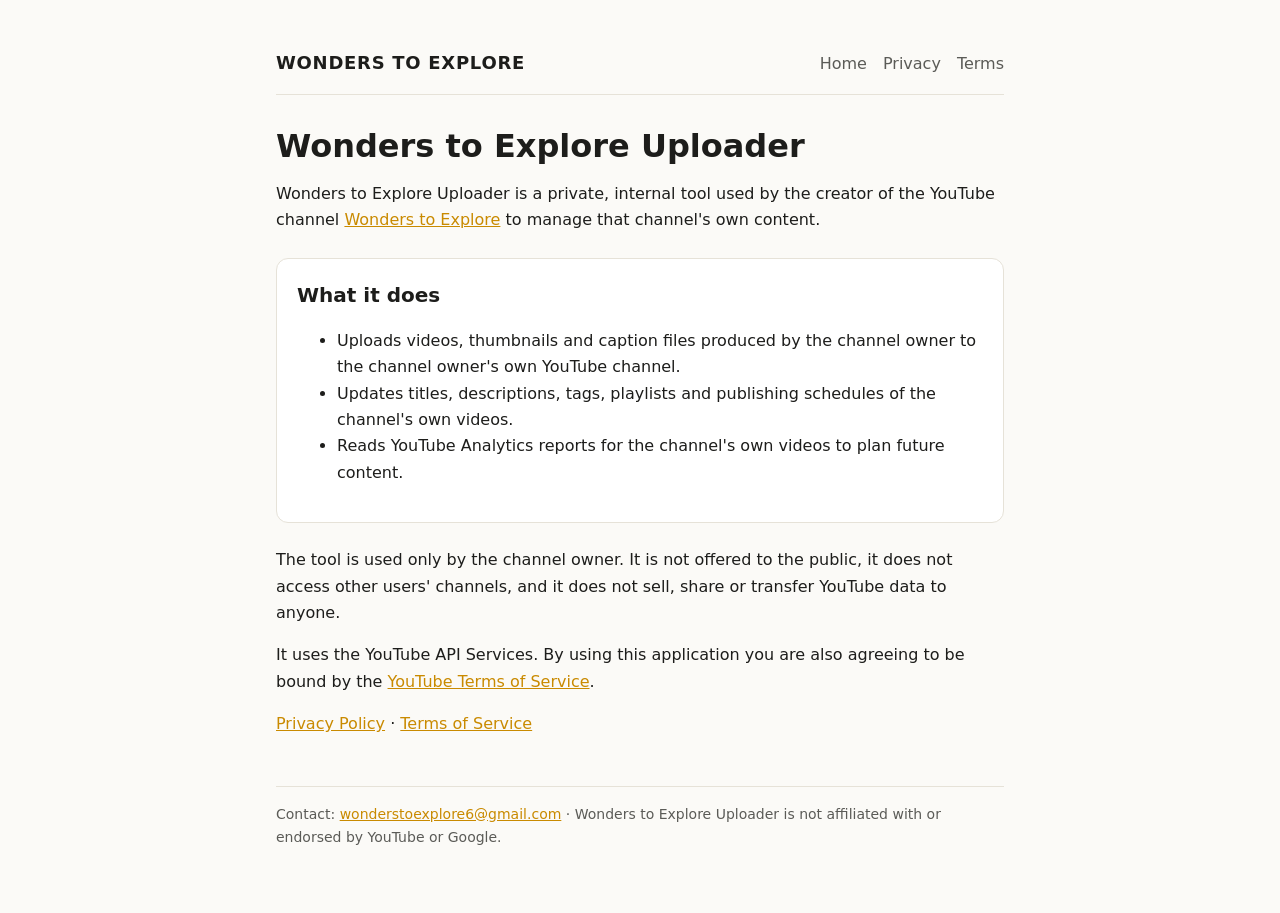
<file: index.html>
<!doctype html><html lang="en"><head><meta charset="utf-8"><meta name="viewport" content="width=device-width,initial-scale=1"><link rel="stylesheet" href="style.css"><title>Wonders to Explore Uploader</title></head><body><main><header><a class="brand" href="./">WONDERS TO EXPLORE</a><nav><a href="./">Home</a><a href="privacy.html">Privacy</a><a href="terms.html">Terms</a></nav></header>
<h1>Wonders to Explore Uploader</h1>
<p>Wonders to Explore Uploader is a private, internal tool used by the creator of the YouTube channel <a href="https://www.youtube.com/@wonderstoexplore">Wonders to Explore</a> to manage that channel's own content.</p>
<div class="card"><h2 style="margin-top:0">What it does</h2><ul>
<li>Uploads videos, thumbnails and caption files produced by the channel owner to the channel owner's own YouTube channel.</li>
<li>Updates titles, descriptions, tags, playlists and publishing schedules of the channel's own videos.</li>
<li>Reads YouTube Analytics reports for the channel's own videos to plan future content.</li></ul></div>
<p>The tool is used only by the channel owner. It is not offered to the public, it does not access other users' channels, and it does not sell, share or transfer YouTube data to anyone.</p>
<p>It uses the YouTube API Services. By using this application you are also agreeing to be bound by the <a href="https://www.youtube.com/t/terms">YouTube Terms of Service</a>.</p>
<p><a href="privacy.html">Privacy Policy</a> · <a href="terms.html">Terms of Service</a></p>
<footer>Contact: <a href="mailto:wonderstoexplore6@gmail.com">wonderstoexplore6@gmail.com</a> · Wonders to Explore Uploader is not affiliated with or endorsed by YouTube or Google.</footer></main></body></html>
</file>
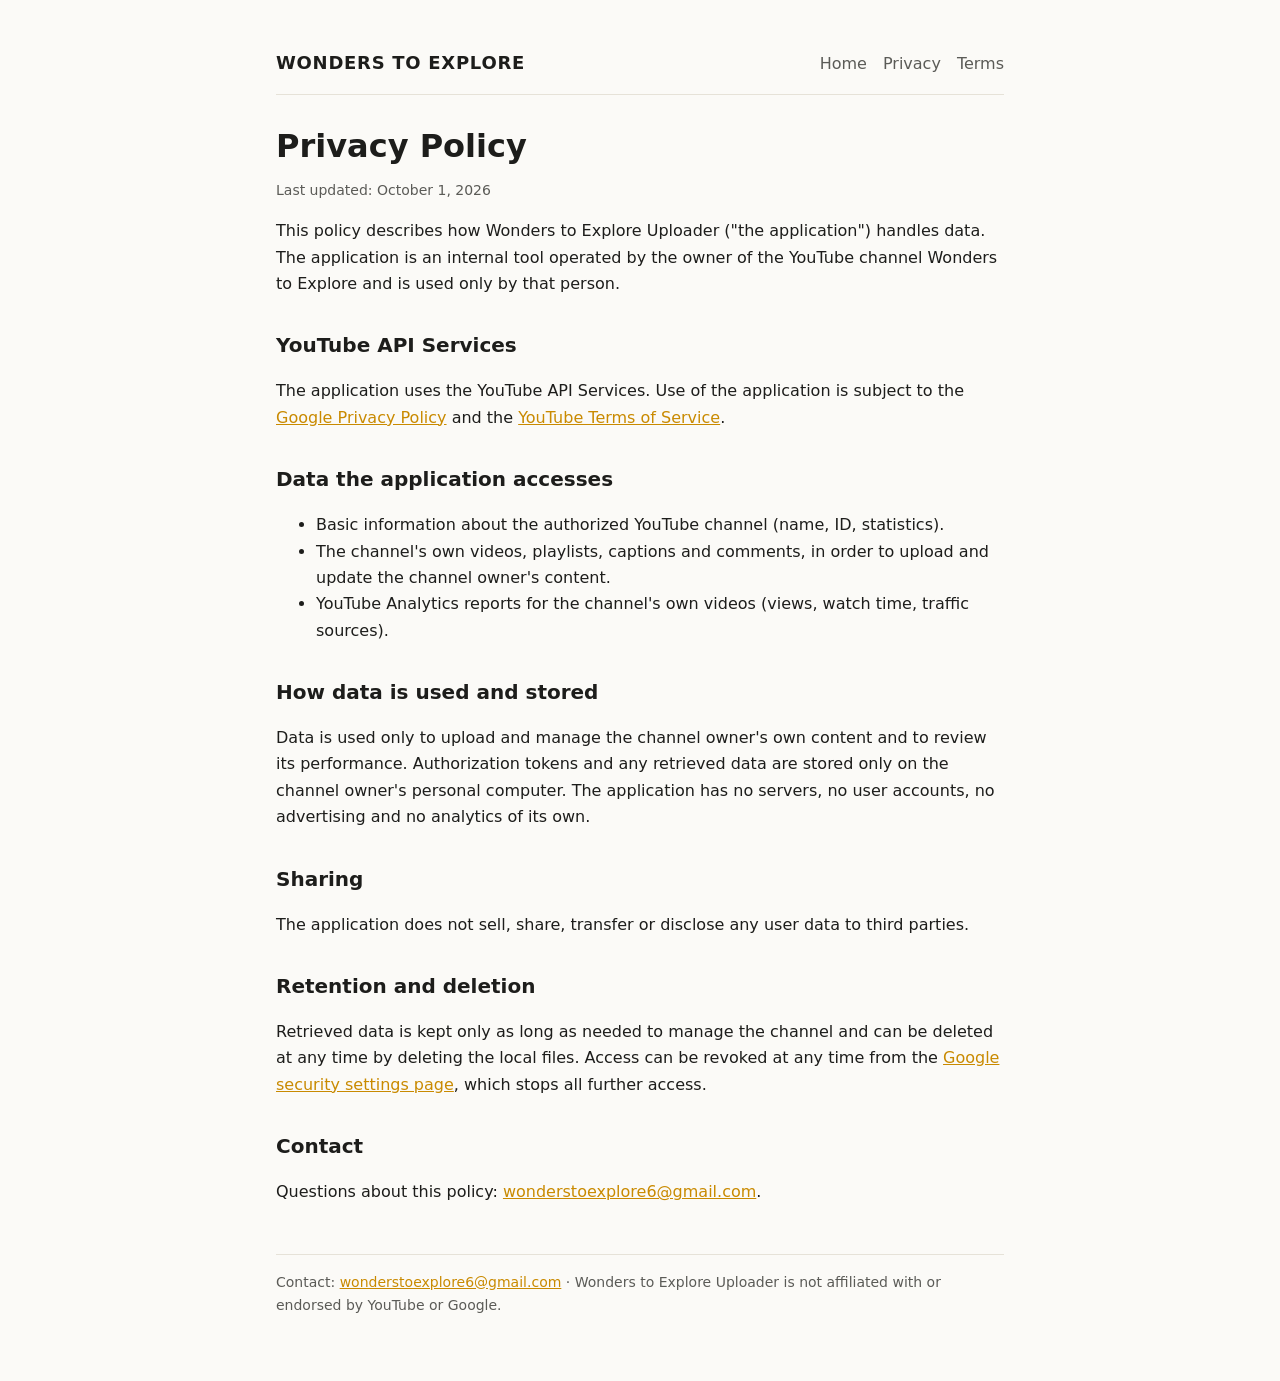
<file: privacy.html>
<!doctype html><html lang="en"><head><meta charset="utf-8"><meta name="viewport" content="width=device-width,initial-scale=1"><link rel="stylesheet" href="style.css"><title>Privacy Policy · Wonders to Explore Uploader</title></head><body><main><header><a class="brand" href="./">WONDERS TO EXPLORE</a><nav><a href="./">Home</a><a href="privacy.html">Privacy</a><a href="terms.html">Terms</a></nav></header>
<h1>Privacy Policy</h1><p class="muted">Last updated: October 1, 2026</p>
<p>This policy describes how Wonders to Explore Uploader ("the application") handles data. The application is an internal tool operated by the owner of the YouTube channel Wonders to Explore and is used only by that person.</p>
<h2>YouTube API Services</h2>
<p>The application uses the YouTube API Services. Use of the application is subject to the <a href="https://policies.google.com/privacy">Google Privacy Policy</a> and the <a href="https://www.youtube.com/t/terms">YouTube Terms of Service</a>.</p>
<h2>Data the application accesses</h2><ul>
<li>Basic information about the authorized YouTube channel (name, ID, statistics).</li>
<li>The channel's own videos, playlists, captions and comments, in order to upload and update the channel owner's content.</li>
<li>YouTube Analytics reports for the channel's own videos (views, watch time, traffic sources).</li></ul>
<h2>How data is used and stored</h2>
<p>Data is used only to upload and manage the channel owner's own content and to review its performance. Authorization tokens and any retrieved data are stored only on the channel owner's personal computer. The application has no servers, no user accounts, no advertising and no analytics of its own.</p>
<h2>Sharing</h2>
<p>The application does not sell, share, transfer or disclose any user data to third parties.</p>
<h2>Retention and deletion</h2>
<p>Retrieved data is kept only as long as needed to manage the channel and can be deleted at any time by deleting the local files. Access can be revoked at any time from the <a href="https://myaccount.google.com/permissions">Google security settings page</a>, which stops all further access.</p>
<h2>Contact</h2><p>Questions about this policy: <a href="mailto:wonderstoexplore6@gmail.com">wonderstoexplore6@gmail.com</a>.</p>
<footer>Contact: <a href="mailto:wonderstoexplore6@gmail.com">wonderstoexplore6@gmail.com</a> · Wonders to Explore Uploader is not affiliated with or endorsed by YouTube or Google.</footer></main></body></html>
</file>
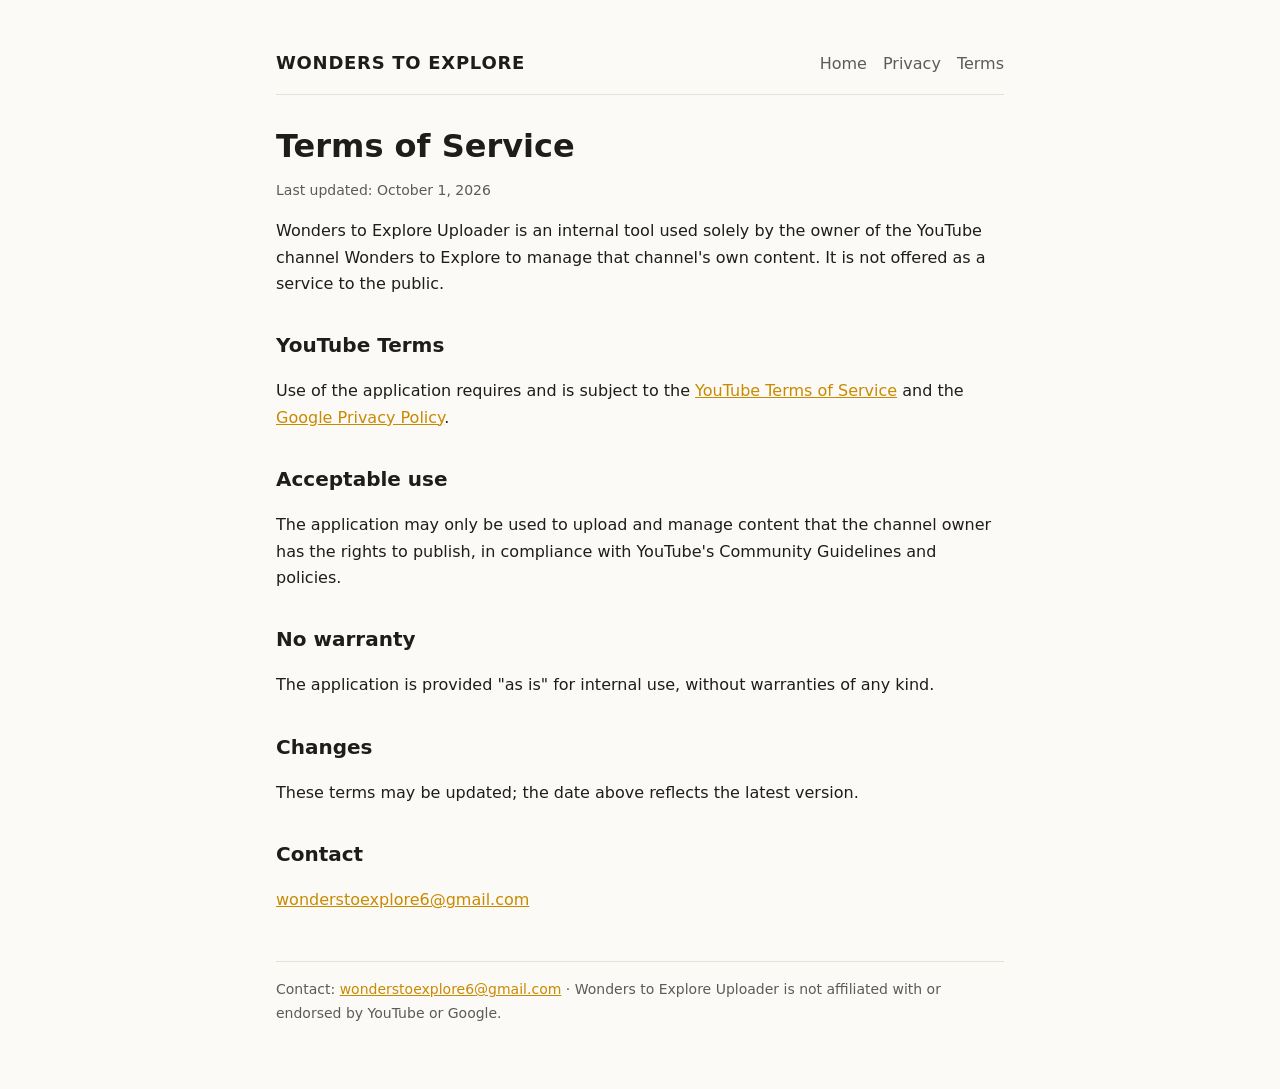
<file: terms.html>
<!doctype html><html lang="en"><head><meta charset="utf-8"><meta name="viewport" content="width=device-width,initial-scale=1"><link rel="stylesheet" href="style.css"><title>Terms of Service · Wonders to Explore Uploader</title></head><body><main><header><a class="brand" href="./">WONDERS TO EXPLORE</a><nav><a href="./">Home</a><a href="privacy.html">Privacy</a><a href="terms.html">Terms</a></nav></header>
<h1>Terms of Service</h1><p class="muted">Last updated: October 1, 2026</p>
<p>Wonders to Explore Uploader is an internal tool used solely by the owner of the YouTube channel Wonders to Explore to manage that channel's own content. It is not offered as a service to the public.</p>
<h2>YouTube Terms</h2><p>Use of the application requires and is subject to the <a href="https://www.youtube.com/t/terms">YouTube Terms of Service</a> and the <a href="https://policies.google.com/privacy">Google Privacy Policy</a>.</p>
<h2>Acceptable use</h2><p>The application may only be used to upload and manage content that the channel owner has the rights to publish, in compliance with YouTube's Community Guidelines and policies.</p>
<h2>No warranty</h2><p>The application is provided "as is" for internal use, without warranties of any kind.</p>
<h2>Changes</h2><p>These terms may be updated; the date above reflects the latest version.</p>
<h2>Contact</h2><p><a href="mailto:wonderstoexplore6@gmail.com">wonderstoexplore6@gmail.com</a></p>
<footer>Contact: <a href="mailto:wonderstoexplore6@gmail.com">wonderstoexplore6@gmail.com</a> · Wonders to Explore Uploader is not affiliated with or endorsed by YouTube or Google.</footer></main></body></html>
</file>
<file: style.css>
:root{--bg:#fbfaf7;--fg:#1d1d1b;--muted:#5b5b57;--accent:#c98a00;--card:#ffffff;--line:#e6e2d8}
@media (prefers-color-scheme:dark){:root{--bg:#141412;--fg:#ecebe6;--muted:#a9a8a1;--accent:#f0b429;--card:#1d1d1a;--line:#2e2d29}}
*{box-sizing:border-box}body{margin:0;background:var(--bg);color:var(--fg);font:16px/1.65 system-ui,-apple-system,"Segoe UI",Roboto,sans-serif}
main{max-width:760px;margin:0 auto;padding:48px 16px 64px}
header{display:flex;gap:16px;flex-wrap:wrap;align-items:baseline;justify-content:space-between;border-bottom:1px solid var(--line);padding-bottom:16px;margin-bottom:32px}
header a.brand{font-weight:800;letter-spacing:.04em;color:var(--fg);text-decoration:none;font-size:18px}
nav a{color:var(--muted);margin-left:16px;text-decoration:none}nav a:hover{color:var(--accent)}
h1{font-size:32px;line-height:1.2;margin:0 0 8px}h2{font-size:20px;margin:32px 0 8px}
p,li{color:var(--fg)}.muted{color:var(--muted);font-size:14px}a{color:var(--accent)}
.card{background:var(--card);border:1px solid var(--line);border-radius:12px;padding:20px;margin:24px 0}
footer{margin-top:48px;border-top:1px solid var(--line);padding-top:16px;color:var(--muted);font-size:14px}
</file>
